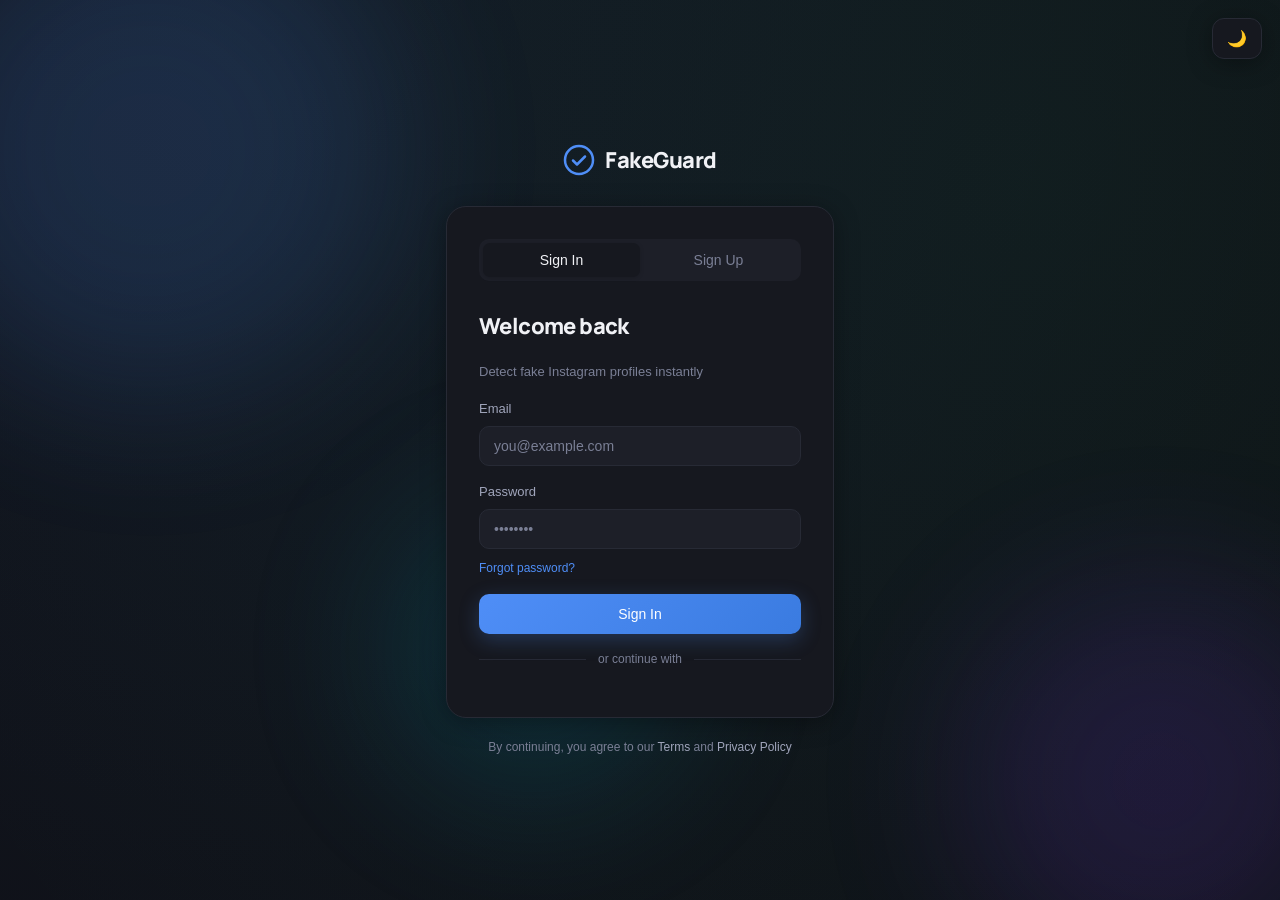
<file: index.html>
<!DOCTYPE html>
<html lang="en" data-theme="dark">
<head>
  <meta charset="UTF-8" />
  <meta name="viewport" content="width=device-width, initial-scale=1.0"/>
  <title>FakeGuard — Instagram Profile Analyzer</title>
  <link rel="stylesheet" href="style.css"/>
  <link rel="stylesheet" href="auth.css"/>
 <link href="https://fonts.googleapis.com/css2?family=Manrope:wght@400;500;600;700;800&display=swap" rel="stylesheet">
  <script src="https://accounts.google.com/gsi/client" async defer></script>
</head>
<body class="auth-body">
  <button class="theme-switch-btn" onclick="toggleTheme()" id="themeBtn">
  🌙
</button>
  <div class="auth-bg">
    <div class="bg-blob b1"></div>
    <div class="bg-blob b2"></div>
    <div class="bg-blob b3"></div>
  </div>

  <div class="auth-container">
    <div class="auth-brand">
      <div class="brand-icon">
        <svg width="32" height="32" viewBox="0 0 32 32" fill="none">
          <circle cx="16" cy="16" r="14" stroke="var(--accent)" stroke-width="2.5"/>
          <path d="M10 16.5l4 4 8-8" stroke="var(--accent)" stroke-width="2.5" stroke-linecap="round" stroke-linejoin="round"/>
        </svg>
      </div>
      <span class="brand-name">FakeGuard</span>
    </div>

    <div class="auth-card">
      <div class="auth-tabs">
        <button class="tab-btn active" id="tab-signin" onclick="switchTab('signin')">Sign In</button>
        <button class="tab-btn" id="tab-signup" onclick="switchTab('signup')">Sign Up</button>
      </div>

      <!-- Sign In Form -->
      <div class="auth-form" id="form-signin">
        <h2 class="form-title">Welcome back</h2>
        <p class="form-sub">Detect fake Instagram profiles instantly</p>

        <div class="field-group">
          <label>Email</label>
          <input type="email" id="si-email" placeholder="you@example.com" class="field-input"/>
        </div>
        <div class="field-group">
          <label>Password</label>
          <input type="password" id="si-password" placeholder="••••••••" class="field-input"/>
          <span class="forgot-link" onclick="alert('Password reset link sent!')">Forgot password?</span>
        </div>
        <div id="si-error" class="form-error hidden"></div>
        <button class="btn-primary" onclick="handleSignIn()">Sign In</button>

       <div class="divider"><span>or continue with</span></div>

      

<div class="g_id_signin"
     data-type="standard"
     data-size="large"
     data-theme="filled_blue"
     data-text="continue_with"
     data-shape="pill">
</div>
      </div>

      <!-- Sign Up Form -->
      <div class="auth-form hidden" id="form-signup">
        <h2 class="form-title">Create account</h2>
        <p class="form-sub">Start detecting fake profiles today</p>

        <div class="field-row">
          <div class="field-group">
            <label>First Name</label>
            <input type="text" id="su-fname" placeholder="John" class="field-input"/>
          </div>
          <div class="field-group">
            <label>Last Name</label>
            <input type="text" id="su-lname" placeholder="Doe" class="field-input"/>
          </div>
        </div>
        <div class="field-group">
          <label>Email</label>
          <input type="email" id="su-email" placeholder="you@example.com" class="field-input"/>
        </div>
        <div class="field-group">
          <label>Password</label>
          <input type="password" id="su-password" placeholder="Min. 8 characters" class="field-input"/>
        </div>
        <div id="su-error" class="form-error hidden"></div>
        <button class="btn-primary" onclick="handleSignUp()">Create Account</button>

        <div class="divider"><span>or continue with</span></div>

<div class="g_id_signin"
     data-type="standard"
     data-size="large"
     data-theme="filled_blue"
     data-text="continue_with"
     data-shape="pill">
</div>
      </div>
    </div>
    
<p class="auth-footer">By continuing, you agree to our <a href="#">Terms</a> and <a href="#">Privacy Policy</a></p>
</div>

<div id="g_id_onload"
     data-client_id="573878924787-oca6rib1l6hmlj53ogvjl6k5aaiqinsg.apps.googleusercontent.com"
     data-callback="handleGoogleLogin"
     data-auto_prompt="false"
     data-ux_mode="popup">
</div>

<script src="auth.js"></script>
<script src="app.js"></script>
</body>
</html>
</file>
<file: style.css>
/* ============================================
   FakeGuard — style.css
   Global variables, resets, shared components
   ============================================ */

@import url('https://fonts.googleapis.com/css2?family=DM+Sans:opsz,wght@9..40,300;9..40,400;9..40,500;9..40,600;9..40,700&family=Syne:wght@700;800&display=swap');

/* ---- CSS Variables ---- */
:root {
  --accent: #4F8EF7;
  --accent-hover: #3a7be0;
  --accent-soft: rgba(79,142,247,0.12);

  /* Dark theme (default) */
  --bg: #0e0f14;
  --surface: #16181f;
  --surface2: #1d1f28;
  --border: #272a35;
  --text: #f0f1f5;
  --text-muted: #7a7f95;
  --text-secondary: #a0a5bb;
  --shadow: 0 4px 24px rgba(0,0,0,0.35);
  --sidebar-w: 240px;

  --red: #ef4444;
  --red-soft: rgba(239,68,68,0.12);
  --green: #22c55e;
  --green-soft: rgba(34,197,94,0.12);
  --amber: #f59e0b;
  --amber-soft: rgba(245,158,11,0.12);
  --blue-soft: rgba(79,142,247,0.12);
}

[data-theme="light"] {
  --bg: #f4f6fb;
  --surface: #ffffff;
  --surface2: #eef1f8;
  --border: #dde2ef;
  --text: #111827;
  --text-muted: #8895b0;
  --text-secondary: #5a6480;
  --shadow: 0 4px 24px rgba(0,0,0,0.08);
}

/* ---- Reset ---- */
*, *::before, *::after { box-sizing: border-box; margin: 0; padding: 0; }

html { scroll-behavior: smooth; }

body {
 font-family: 'Inter', system-ui, -apple-system, sans-serif;
  background: var(--bg);
  color: var(--text);
  font-size: 15px;
  line-height: 1.6;
  transition: background 0.3s, color 0.3s;
}

a { text-decoration: none; color: var(--accent); }
a:hover { opacity: 0.85; }

/* ---- Typography ---- */
.page-title {
  font-family: 'Inter', sans-serif;
  font-size: 26px;
  font-weight: 600;
  color: var(--text);
  letter-spacing: -0.5px;
}

.page-sub {
  color: var(--text-muted);
  font-size: 14px;
  margin-top: 2px;
}

.section-title {
  font-size: 15px;
  font-weight: 600;
  color: var(--text);
  margin-bottom: 16px;
}

/* ---- Buttons ---- */
.btn-primary {
  display: inline-flex;
  align-items: center;
  gap: 8px;
  background: var(--accent);
  color: #fff;
  border: none;
  border-radius: 10px;
  padding: 12px 22px;
  font-size: 14px;
  font-weight: 600;
font-family: 'Inter', sans-serif;
  cursor: pointer;
  transition: background 0.2s, transform 0.15s;
  width: 100%;
  justify-content: center;
}
.btn-primary:hover { background: var(--accent-hover); transform: translateY(-1px); }
.btn-primary:active { transform: translateY(0); }
.btn-primary.compact { width: auto; padding: 10px 18px; }

.btn-outline {
  display: inline-flex;
  align-items: center;
  gap: 8px;
  background: transparent;
  color: var(--text);
  border: 1.5px solid var(--border);
  border-radius: 10px;
  padding: 10px 18px;
  font-size: 14px;
  font-weight: 500;
  font-family: 'Inter', sans-serif;
  cursor: pointer;
  transition: border-color 0.2s, background 0.2s;
}
.btn-outline:hover { border-color: var(--accent); color: var(--accent); }
.btn-outline.full-w { width: 100%; justify-content: center; }

.btn-ghost {
  background: transparent;
  border: none;
  color: var(--accent);
  font-size: 13px;
  font-weight: 500;
  cursor: pointer;
  font-family: 'Inter', sans-serif;
  padding: 6px 10px;
  border-radius: 8px;
  transition: background 0.2s;
}
.btn-ghost:hover { background: var(--accent-soft); }

/* ---- Form Elements ---- */
.field-group { display: flex; flex-direction: column; gap: 6px; }
.field-group label {
  font-size: 13px;
  font-weight: 500;
  color: var(--text-secondary);
}
.required { color: var(--red); }
.optional { color: var(--text-muted); font-weight: 400; }

.field-input {
  background: var(--bg);
  border: 1.5px solid var(--border);
  border-radius: 10px;
  padding: 11px 14px;
  font-size: 14px;
  color: var(--text);
 font-family: 'Inter', sans-serif;
  transition: border-color 0.2s, box-shadow 0.2s;
  outline: none;
  width: 100%;
}
.field-input:focus {
  border-color: var(--accent);
  box-shadow: 0 0 0 3px var(--accent-soft);
}
.field-input::placeholder { color: var(--text-muted); }
.field-select { cursor: pointer; }
.field-textarea { resize: vertical; min-height: 90px; }

.form-error {
  background: var(--red-soft);
  color: var(--red);
  border: 1px solid rgba(239,68,68,0.25);
  border-radius: 8px;
  padding: 10px 14px;
  font-size: 13px;
  font-weight: 500;
}
.form-success {
  background: var(--green-soft);
  color: var(--green);
  border: 1px solid rgba(34,197,94,0.25);
  border-radius: 8px;
  padding: 10px 14px;
  font-size: 13px;
  font-weight: 500;
}

/* ---- Utilities ---- */
.hidden { display: none !important; }

/* ---- Badge ---- */
/* ===== Premium Badge Base ===== */
.badge {
  display: inline-flex;
  align-items: center;
  gap: 6px;
  padding: 6px 12px;
  font-size: 12px;
  font-weight: 600;
  border-radius: 999px;
  letter-spacing: 0.3px;
  white-space: nowrap;
  backdrop-filter: blur(6px);
  border: 1px solid transparent;
  transition: all 0.25s ease;
}

/* Hover effect (subtle premium feel) */
.badge:hover {
  transform: translateY(-1px);
  filter: brightness(1.1);
}
/* 🔴 Fake */
.badge-fake {
  background: linear-gradient(135deg, rgba(239, 68, 68, 0.15), rgba(239, 68, 68, 0.05));
  color: #ef4444;
  border: 1px solid rgba(239, 68, 68, 0.4);
  box-shadow: 0 0 8px rgba(239, 68, 68, 0.15);
}

/* 🟡 Suspicious */
.badge-suspicious {
  background: linear-gradient(135deg, rgba(245, 158, 11, 0.18), rgba(245, 158, 11, 0.05));
  color: #f59e0b;
  border: 1px solid rgba(245, 158, 11, 0.4);
  box-shadow: 0 0 8px rgba(245, 158, 11, 0.15);
}

/* 🟢 Real */
.badge-real {
  background: linear-gradient(135deg, rgba(34, 197, 94, 0.18), rgba(34, 197, 94, 0.05));
  color: #22c55e;
  border: 1px solid rgba(34, 197, 94, 0.4);
  box-shadow: 0 0 8px rgba(34, 197, 94, 0.15);
}
@keyframes badgePulse {
  0% { box-shadow: 0 0 0 rgba(0,0,0,0); }
  50% { box-shadow: 0 0 10px rgba(255,255,255,0.08); }
  100% { box-shadow: 0 0 0 rgba(0,0,0,0); }
}

.badge {
  animation: badgePulse 2.5s infinite;
}

/* ---- Toast ---- */
.toast {
  position: fixed;
  bottom: 24px;
  right: 24px;
  background: var(--surface2);
  border: 1px solid var(--border);
  border-radius: 12px;
  padding: 14px 20px;
  font-size: 14px;
  font-weight: 500;
  box-shadow: var(--shadow);
  z-index: 9999;
  animation: slideUp 0.3s ease;
}
@keyframes slideUp {
  from { opacity: 0; transform: translateY(10px); }
  to { opacity: 1; transform: translateY(0); }
}


/* ---- Empty State ---- */
.empty-state {
  display: flex;
  flex-direction: column;
  align-items: center;
  gap: 12px;
  padding: 48px 20px;
  text-align: center;
  color: var(--text-muted);
  font-size: 14px;
}

/* ---- Form Grid ---- */
.form-grid {
  display: grid;
  grid-template-columns: 1fr 1fr;
  gap: 16px;
  margin-bottom: 20px;
}
.form-grid .full { grid-column: 1 / -1; }
@media (max-width: 600px) {
  .form-grid { grid-template-columns: 1fr; }
  .form-grid .full { grid-column: 1; }
}

/* Clean headings */
h1 {
  font-size: 28px;
  font-weight: 600;
  letter-spacing: -0.3px;
}

h2, h3 {
  font-weight: 600;
}

/* Improve readability */
body {
  line-height: 1.5;
}
.stat-val {
  font-weight: 600;
}

.section-title {
  font-weight: 600;
}
/* ============================= */
/* 🔥 GLOBAL TYPOGRAPHY SYSTEM */
/* ============================= */


h1 {
  font-size: 26px;
  font-weight: 600;
  letter-spacing: -0.4px;
}

h2, h3 {
  font-weight: 600;
}

.section-title {
  font-size: 16px;
  font-weight: 600;
}

.stat-val {
  font-family: 'Inter', sans-serif;
  font-size: 28px;        /* 🔥 increase size */
  font-weight: 700;       /* bold premium look */
  letter-spacing: -0.5px; /* tighter spacing like Apple */
}

.stat-label {
  font-size: 13px;
  color: var(--text-muted);
}

button {
  font-weight: 500;
}

.nav-item span {
  font-size: 14px;
  font-weight: 500;
}
/* ============================================
   🔥 NEXT LEVEL UI UPGRADE (SAFE OVERRIDE)
   ============================================ */

/* --- Background Upgrade --- */
body {
  background:
    radial-gradient(circle at 20% 0%, rgba(79,142,247,0.08), transparent),
    radial-gradient(circle at 80% 20%, rgba(34,197,94,0.06), transparent),
    var(--bg);
}

/* --- Premium Cards --- */
.section-card {
  background: rgba(255,255,255,0.03) !important;
  backdrop-filter: blur(10px);
  border: 1px solid rgba(255,255,255,0.06) !important;

  box-shadow: none !important;

  transition: all 0.25s ease;
}

.section-card:hover {
  transform: translateY(-3px);
  background: rgba(255,255,255,0.06) !important;
}

/* --- Improve Typography Feel --- */
.page-title {
  font-size: 28px;
  font-weight: 600;
  letter-spacing: -0.4px;
}

.section-title {
  font-size: 14px;
  color: var(--text-muted);
}

/* --- Buttons Upgrade --- */
.btn-primary {
  background: linear-gradient(135deg, #4F8EF7, #3a7be0);
  box-shadow: 0 6px 20px rgba(79,142,247,0.25);
}

.btn-primary:hover {
  transform: translateY(-2px);
  box-shadow: 0 10px 30px rgba(79,142,247,0.35);
}

/* --- Input Fields Modern --- */
.field-input {
  background: rgba(255,255,255,0.02);
  border: 1px solid rgba(255,255,255,0.08);
}

.field-input:focus {
  box-shadow: 0 0 0 3px rgba(79,142,247,0.15);
}

/* --- Progress Bars Smooth --- */
.progress-bar {
  height: 6px;
  border-radius: 6px;
  background: rgba(255,255,255,0.08);
}

.progress-fill {
  border-radius: 6px;
  transition: width 0.4s ease;
}

/* --- Sidebar Hover (Premium feel) --- */
.nav-item {
  transition: all 0.2s ease;
}

.nav-item:hover {
  background: rgba(255,255,255,0.05);
  transform: translateX(4px);
}

/* --- Result Box Enhancement --- */
.result-box {
  border-radius: 14px;
  padding: 24px;
  transition: all 0.3s ease;
}

.result-box.real {
  background: linear-gradient(
    135deg,
    rgba(34,197,94,0.15),
    rgba(34,197,94,0.05)
  );
}

.result-box.fake {
  background: linear-gradient(
    135deg,
    rgba(239,68,68,0.15),
    rgba(239,68,68,0.05)
  );
}

/* --- Subtle Animation --- */
.section-card {
  animation: fadeUp 0.4s ease;
}

@keyframes fadeUp {
  from {
    opacity: 0;
    transform: translateY(8px);
  }
  to {
    opacity: 1;
    transform: translateY(0);
  }
}
/* ============================= */
/* 🎬 GLOBAL MOTION SYSTEM */
/* ============================= */

* {
  transition: background 0.25s ease,
              border-color 0.25s ease,
              transform 0.2s ease,
              opacity 0.2s ease;
}

/* Smooth page entry */
body {
  animation: pageFade 0.4s ease;
}

@keyframes pageFade {
  from { opacity: 0; transform: translateY(8px); }
  to { opacity: 1; transform: translateY(0); }
}
.section-card {
  background: rgba(255,255,255,0.03) !important;
  backdrop-filter: blur(14px);

  border: 1px solid rgba(255,255,255,0.06);
  box-shadow:
    0 10px 30px rgba(0,0,0,0.25),
    inset 0 1px 0 rgba(255,255,255,0.05);

  transition: all 0.25s ease;
}

.section-card:hover {
  transform: translateY(-4px) scale(1.01);
}
.btn-primary {
  position: relative;
  overflow: hidden;
}

/* glow effect */
.btn-primary::after {
  content: "";
  position: absolute;
  inset: 0;
  background: radial-gradient(circle, rgba(255,255,255,0.2), transparent);
  opacity: 0;
  transition: opacity 0.3s ease;
}

.btn-primary:hover::after {
  opacity: 1;
}
.progress-fill {
  transition: width 0.6s cubic-bezier(.4,0,.2,1);
}
/* Skeleton loader */
.skeleton {
  background: linear-gradient(
    90deg,
    rgba(255,255,255,0.04),
    rgba(255,255,255,0.08),
    rgba(255,255,255,0.04)
  );
  background-size: 200% 100%;
  animation: shimmer 1.4s infinite;
  border-radius: 8px;
}

@keyframes shimmer {
  0% { background-position: 200% 0; }
  100% { background-position: -200% 0; }
}
.sidebar {
  backdrop-filter: blur(16px);
}

.nav-item {
  border-radius: 10px;
}

.nav-item.active {
  background: rgba(79,142,247,0.15);
}

.nav-item:hover {
  transform: translateX(6px);
}
/* ============================= */
/* 🔥 FINAL LIGHT MODE FIX (CLEAN) */
/* ============================= */

[data-theme="light"] {
  --bg: #f8fafc;
  --surface: #ffffff;
  --surface2: #f1f5f9;

  --border: #e2e8f0;
  --text: #0f172a;
  --text-muted: #64748b;
}

/* Override glass cards ONLY in light mode */
[data-theme="light"] .section-card {
  background: #ffffff !important;
  border: 1px solid #e2e8f0 !important;
  box-shadow: 0 6px 20px rgba(0,0,0,0.05) !important;
  backdrop-filter: none !important;
}

/* Sidebar clean */
[data-theme="light"] .sidebar {
  background: #ffffff !important;
  border-right: 1px solid #e2e8f0 !important;
}

/* Button visibility */
[data-theme="light"] .collapse-btn {
  background: #f1f5f9 !important;
  color: #0f172a !important;
}

/* Inputs */
[data-theme="light"] .field-input {
  background: #ffffff !important;
  border: 1px solid #e2e8f0 !important;
}

/* Nav hover */
[data-theme="light"] .nav-item:hover {
  background: #f1f5f9 !important;
}
/* ============================================
   🍎 FINAL LIGHT MODE PREMIUM POLISH (ADD LAST)
   ============================================ */

/* 1. Soft background (Apple style) */
[data-theme="light"] body {
  background: linear-gradient(
    180deg,
    #f8fafc 0%,
    #eef2f7 100%
  ) !important;
}

/* 2. Premium card depth */
[data-theme="light"] .section-card {
  background: #ffffff !important;
  border: 1px solid #e2e8f0 !important;

  box-shadow:
    0 1px 2px rgba(0,0,0,0.05),
    0 10px 30px rgba(0,0,0,0.06) !important;

  border-radius: 14px;
}

/* 3. Inputs (Notion style) */
[data-theme="light"] .field-input {
  background: #f9fafb !important;
  border: 1px solid #e2e8f0 !important;
}

[data-theme="light"] .field-input:focus {
  background: #ffffff !important;
  border-color: #4F8EF7 !important;
  box-shadow: 0 0 0 3px rgba(79,142,247,0.12);
}

/* 4. Sidebar polish */
[data-theme="light"] .sidebar {
  background: #ffffff !important;
  border-right: 1px solid #e6eaf2 !important;
}

[data-theme="light"] .nav-item.active {
  background: #eef2ff !important;
  color: #4F8EF7 !important;
}

/* 5. Profile card highlight */
[data-theme="light"] .profile-card {
  background: #ffffff;
  border: 1px solid #e6eaf2;

  box-shadow: 0 4px 16px rgba(0,0,0,0.05);
  border-radius: 16px;
}

/* 6. Typography polish */
[data-theme="light"] .page-title {
  font-size: 28px;
  font-weight: 600;
  color: #0f172a;
}

[data-theme="light"] .page-sub {
  color: #64748b;
}

[data-theme="light"] .section-title {
  color: #334155;
  font-size: 15px;
}
/* ============================================
   🧼 CLEAN FINAL DESIGN SYSTEM
   ============================================ */

/* ---------- BASE TYPOGRAPHY ---------- */
body {
  font-family: 'Inter', system-ui, -apple-system, sans-serif;
  font-size: 14px;
  line-height: 1.6;
  color: var(--text);
}

/* ---------- CARD SYSTEM ---------- */
.section-card {
  background: var(--surface);
  border: 1px solid var(--border);
  border-radius: 14px;
  padding: 24px;
  box-shadow: var(--shadow);
  transition: all 0.25s ease;
}

.section-card:hover {
  transform: translateY(-2px);
}

/* ---------- BUTTON SYSTEM ---------- */
.btn-primary {
  background: linear-gradient(135deg, #4F8EF7, #3a7be0);
  border-radius: 10px;
  font-weight: 500;
}

/* ---------- INPUT SYSTEM ---------- */
.field-input {
  background: var(--surface2);
  border: 1px solid var(--border);
  border-radius: 10px;
}

.field-input:focus {
  border-color: var(--accent);
  box-shadow: 0 0 0 3px var(--accent-soft);
}

/* ---------- NAV ---------- */
.nav-item {
  border-radius: 10px;
  transition: all 0.2s ease;
}

.nav-item:hover {
  background: var(--surface2);
  transform: translateX(4px);
}

/* ============================================
   🌙 DARK MODE (DEFAULT)
   ============================================ */

body {
  background:
    radial-gradient(circle at 20% 0%, rgba(79,142,247,0.08), transparent),
    radial-gradient(circle at 80% 20%, rgba(34,197,94,0.06), transparent),
    var(--bg);
}

/* ============================================
   ☀️ LIGHT MODE (APPLE / NOTION STYLE)
   ============================================ */

[data-theme="light"] body {
  background: linear-gradient(
    180deg,
    #f8fafc 0%,
    #eef2f7 100%
  );
}

[data-theme="light"] .section-card {
  background: #ffffff;
  border: 1px solid #e2e8f0;

  box-shadow:
    0 1px 2px rgba(0,0,0,0.05),
    0 10px 30px rgba(0,0,0,0.06);
}

[data-theme="light"] .field-input {
  background: #f1f5f9;
  border: 1px solid #e2e8f0;
}

[data-theme="light"] .field-input:focus {
  background: #ffffff;
}

[data-theme="light"] .sidebar {
  background: #ffffff;
  border-right: 1px solid #e2e8f0;
}

[data-theme="light"] .nav-item.active {
  background: #e0e7ff;
}
.badge-suspicious {
  background: rgba(245, 158, 11, 0.15);
  color: #f59e0b;
  border: 1px solid rgba(245, 158, 11, 0.4);
}
/* Keep username + badge in same row */
.recent-item {
  display: flex;
  justify-content: space-between;
  align-items: center;
  gap: 12px;
}

/* Prevent badge from going to next line */
.badge {
  white-space: nowrap;
  flex-shrink: 0;
}
/* Prevent wrapping inside table */
td {
  white-space: nowrap;
}

/* Better alignment */
.badge {
  display: inline-flex;
  align-items: center;
  gap: 4px;
}
.recent-item {
  display: flex;
  justify-content: space-between;
  align-items: center;
}

.badge {
  flex-shrink: 0;
}
/* Username + badge inline */
.user-cell {
  display: flex;
  align-items: center;
  gap: 10px;
}

/* Prevent breaking */
.badge {
  white-space: nowrap;
}
/* Table alignment fix */
table {
  width: 100%;
  border-collapse: collapse;
}

th, td {
  padding: 12px 10px;
  text-align: left;
  vertical-align: middle;
}

/* Keep badge clean */
.badge {
  display: inline-block;
  white-space: nowrap;
}
</file>
<file: auth.css>
/* ============================================
   FakeGuard — auth.css
   ============================================ */

.auth-body {
  min-height: 100vh;
  display: flex;
  align-items: center;
  justify-content: center;
  position: relative;
  overflow: hidden;
}
.auth-body,
.auth-card,
.auth-form,
input,
button,
label,
p,
span,
div {
  font-family: 'Poppins', sans-serif;
}

/* Background blobs */
.auth-bg { position: fixed; inset: 0; z-index: 0; pointer-events: none; }
.bg-blob {
  position: absolute;
  border-radius: 50%;
  filter: blur(80px);
  opacity: 0.15;
}
.b1 {
  width: 500px; height: 500px;
  background: var(--accent);
  top: -100px; left: -100px;
}
.b2 {
  width: 400px; height: 400px;
  background: #7c3aed;
  bottom: -80px; right: -80px;
}
.b3 {
  width: 300px; height: 300px;
  background: #06b6d4;
  bottom: 100px; left: 30%;
}

[data-theme="light"] .bg-blob { opacity: 0.08; }

/* Container */
.auth-container {
  position: relative;
  z-index: 1;
  width: 100%;
  max-width: 420px;
  padding: 24px 16px;
}

/* Brand */
.auth-brand {
  display: flex;
  align-items: center;
  gap: 10px;
  justify-content: center;
  margin-bottom: 28px;
}
.brand-icon { display: flex; align-items: center; }
.brand-name {
  font-family: 'Manrope', sans-serif;
  font-size: 22px;
  font-weight: 800;
  color: var(--text);
  letter-spacing: -0.5px;
}
/* Auth card */
.auth-card {
  background: var(--surface);
  border: 1px solid var(--border);
  border-radius: 20px;
  padding: 32px;
  box-shadow: var(--shadow);
}

/* Tabs */
.auth-tabs {
  display: flex;
  background: var(--surface2);
  border-radius: 10px;
  padding: 4px;
  margin-bottom: 28px;
}
.tab-btn {
  flex: 1;
  padding: 9px;
  border: none;
  border-radius: 7px;
  background: transparent;
  color: var(--text-muted);
  font-size: 14px;
  font-weight: 500;
  font-family: 'poppins', sans-serif;
  cursor: pointer;
  transition: all 0.2s;
}
.tab-btn.active {
  background: var(--surface);
  color: var(--text);
  box-shadow: 0 1px 4px rgba(0,0,0,0.15);
}

/* Form */
.auth-form { display: flex; flex-direction: column; gap: 16px; }
.form-title {
  font-family: 'Manrope', sans-serif;
  font-size: 22px;
  font-weight: 800;
  color: var(--text);
  margin-bottom: 2px;
  letter-spacing: -0.6px;
}
.form-sub { font-size: 13px; color: var(--text-muted); }

.field-row {
  display: grid;
  grid-template-columns: 1fr 1fr;
  gap: 12px;
}

.forgot-link {
  font-size: 12px;
  color: var(--accent);
  cursor: pointer;
  margin-top: 4px;
  width: fit-content;
}
.forgot-link:hover { opacity: 0.8; }

/* Divider */
.divider {
  display: flex;
  align-items: center;
  gap: 12px;
  color: var(--text-muted);
  font-size: 12px;
}
.divider::before, .divider::after {
  content: '';
  flex: 1;
  height: 1px;
  background: var(--border);
}

/* Google button */
.btn-google {
  display: flex;
  align-items: center;
  justify-content: center;
  gap: 10px;
  width: 100%;
  padding: 11px;
  background: var(--surface2);
  border: 1.5px solid var(--border);
  border-radius: 10px;
  color: var(--text);
  font-size: 14px;
  font-weight: 500;
  font-family: 'poppins', sans-serif;
  cursor: pointer;
  transition: border-color 0.2s, background 0.2s;
}
.btn-google:hover { border-color: var(--accent); background: var(--accent-soft); }

/* Footer */
.auth-footer {
  text-align: center;
  font-size: 12px;
  color: var(--text-muted);
  margin-top: 20px;
}
.auth-footer a { color: var(--text-secondary); }

@media (max-width: 480px) {
  .auth-card { padding: 24px 20px; }
  .field-row { grid-template-columns: 1fr; }
}
.theme-switch-btn {
  position: fixed;
  top: 18px;
  right: 18px;
  z-index: 1000;

  border: 1px solid var(--border);
  background: var(--surface);
  color: var(--text);

  padding: 10px 14px;
  border-radius: 12px;
  cursor: pointer;

  font-size: 16px;
  font-weight: 600;

  box-shadow: var(--shadow);
  transition: all 0.25s ease;
}

.theme-switch-btn:hover {
  transform: translateY(-2px);
  background: var(--surface2);
}
</file>
<file: dashboard.css>
/* ============================================
   FakeGuard — dashboard.css
   ============================================ */

/* ---- Global Fix ---- */
*,
*::before,
*::after {
  box-sizing: border-box;
}

/* ---- Layout ---- */
body {
  display: flex;
  min-height: 100vh;
  margin: 0;
}

/* ---- Sidebar ---- */
.sidebar {
  width: var(--sidebar-w);
  background: var(--surface);
  border-right: 1px solid var(--border);
  display: flex;
  flex-direction: column;
  position: fixed;
  inset: 0 auto 0 0;
  z-index: 100;
  transition: transform 0.3s ease;
}

.sidebar-brand {
  display: flex;
  align-items: center;
  gap: 10px;
  padding: 24px 20px 20px;
  border-bottom: 1px solid var(--border);
}

.sidebar-brand .brand-name {
  font-family: 'Syne', sans-serif;
  font-size: 18px;
  font-weight: 800;
  color: var(--text);
}

.sidebar-nav {
  flex: 1;
  padding: 16px 12px;
  display: flex;
  flex-direction: column;
  gap: 4px;
}

.nav-item {
  display: flex;
  align-items: center;
  gap: 10px;
  padding: 10px 12px;
  border-radius: 10px;
  color: var(--text-muted);
  font-size: 14px;
  font-weight: 500;
  text-decoration: none;
  transition: all 0.2s ease;
}

.nav-item:hover {
  background: var(--surface2);
  color: var(--text);
}

.nav-item.active {
  background: var(--accent-soft);
  color: var(--accent);
}

.nav-item svg {
  flex-shrink: 0;
}

/* ---- Bottom ---- */
.sidebar-bottom {
  padding: 16px 12px;
  border-top: 1px solid var(--border);
  display: flex;
  flex-direction: column;
  gap: 6px;
}

.theme-toggle,
.signout-btn {
  display: flex;
  align-items: center;
  gap: 10px;
  padding: 10px 12px;
  border-radius: 10px;
  border: none;
  background: transparent;
  color: var(--text-muted);
  font-size: 14px;
  font-weight: 500;
  font-family: inherit;
  cursor: pointer;
  transition: all 0.2s ease;
  width: 100%;
  text-align: left;
}

.theme-toggle:hover {
  background: var(--surface2);
  color: var(--text);
}

.signout-btn:hover {
  background: var(--red-soft);
  color: var(--red);
}

/* ---- Theme Icons ---- */
[data-theme="dark"] .icon-moon { display: none; }
[data-theme="light"] .icon-sun { display: none; }

[data-theme="dark"] .theme-label::before { content: "Light Mode"; }
[data-theme="light"] .theme-label::before { content: "Dark Mode"; }

/* ---- Main Content ---- */
.main-content {
  margin-left: 240px;
  flex: 1;
  padding: 32px;
  min-height: 100vh;
  max-width: 100%;
  overflow-x: hidden;
  transition: all 0.3s ease;
}

/* ---- Header ---- */
.page-header {
  display: flex;
  align-items: flex-start;
  justify-content: space-between;
  margin-bottom: 28px;
  gap: 12px;
}

/* ---- Stats ---- */
.stats-grid {
  display: grid;
  grid-template-columns: repeat(4, 1fr);
  gap: 16px;
  margin-bottom: 24px;
}

@media (max-width: 900px) {
  .stats-grid {
    grid-template-columns: repeat(2, 1fr);
  }
}

.stat-card {
  background: var(--surface);
  border: 1px solid var(--border);
  border-radius: 16px;
  padding: 20px;
  display: flex;
  align-items: center;
  gap: 16px;
  box-shadow: var(--shadow);
  transition: transform 0.2s ease;
}

.stat-card:hover {
  transform: translateY(-3px);
}

/* ---- Icons ---- */
.stat-icon {
  width: 44px;
  height: 44px;
  border-radius: 12px;
  display: flex;
  align-items: center;
  justify-content: center;
  flex-shrink: 0;
}

.stat-icon.blue { background: var(--blue-soft); color: var(--accent); }
.stat-icon.red { background: var(--red-soft); color: var(--red); }
.stat-icon.green { background: var(--green-soft); color: var(--green); }
.stat-icon.amber { background: var(--amber-soft); color: var(--amber); }

/* ---- Text ---- */
.stat-val {
  font-family: 'Syne', sans-serif;
  font-size: 24px;
  font-weight: 700;
  color: var(--text);
}

.stat-label {
  font-size: 13px;
  color: var(--text-muted);
  margin-top: 2px;
}

/* ---- Quick Analyze ---- */
.quick-analyze-bar {
  display: flex;
  gap: 12px;
}

.quick-analyze-bar .field-input {
  flex: 1;
}

/* ---- Recent ---- */
.recent-item {
  display: flex;
  justify-content: space-between;
  padding: 14px 0;
  border-bottom: 1px solid var(--border);
}

.recent-item:last-child {
  border-bottom: none;
}

/* ---- Table ---- */
.history-table {
  width: 100%;
  border-collapse: collapse;
}

.history-table th,
.history-table td {
  padding: 12px;
}

.history-table tr:hover td {
  background: var(--surface2);
}

/* ---- Mobile ---- */
.mobile-header {
  display: none;
}

@media (max-width: 768px) {
  .sidebar {
    transform: translateX(-100%);
  }

  .sidebar.open {
    transform: translateX(0);
  }

  .mobile-header {
    display: flex;
  }

  .main-content {
    margin-left: 0;
    padding: 80px 16px 24px;
  }

  .quick-analyze-bar {
    flex-direction: column;
  }
}

@media (max-width: 480px) {
  .stats-grid {
    grid-template-columns: 1fr;
  }
}

/* ---- Danger ---- */
.danger-zone {
  border-color: rgba(239, 68, 68, 0.2);
}
/* ---- History Filters ---- */
.history-filters {
  display: flex;
  gap: 8px;
  margin-bottom: 20px;
}

.filter-btn {
  padding: 7px 16px;
  border: 1.5px solid var(--border);
  border-radius: 8px;
  background: transparent;
  color: var(--text-muted);
  font-size: 13px;
  font-weight: 500;
  cursor: pointer;
  font-family: 'DM Sans', sans-serif;
  transition: all 0.2s;
}

.filter-btn.active {
  border-color: var(--accent);
  color: var(--accent);
  background: var(--accent-soft);
}

.filter-btn:hover {
  border-color: var(--text-secondary);
  color: var(--text);
}

/* ===== Premium Delete Button ===== */
.delete-row {
  font-size: 22px;
  color: rgb(242, 7, 7);
  width: 44px;
  height: 44px;
  display: inline-flex;
  align-items: center;
  justify-content: center;
  border-radius: 10px;

  background: rgba(255, 255, 255, 0.04);
  border: 1px solid rgba(255, 255, 255, 0.08);

  cursor: pointer;
  transition: all 0.25s ease;
  position: relative;
}

/* Icon */
.delete-row svg {
  width: 22px !important;
  height: 22px !important;
  stroke: #ef4444;
  transition: all 0.25s ease;
}

/* Hover */
.delete-row:hover {
  background: rgba(239, 68, 68, 0.12);
  border-color: rgba(239, 68, 68, 0.4);
  transform: scale(1.08);
}

/* Hover glow */
.delete-row:hover svg {
  stroke: #ff6b6b;
}

/* Click effect */
.delete-row:active {
  transform: scale(0.95);
}
/* Default */
.main-content {
  margin-left: 240px;
  transition: all 0.3s ease;
}

.sidebar {
  transition: all 0.3s ease;
}
/* 🔥 Collapse Button */
.collapse-btn {
  background: transparent;
  border: none;
  color: var(--text);
  font-size: 20px;
  cursor: pointer;
  margin-right: 10px;
}

/* Sidebar collapsed clean look */
.sidebar.collapsed {
  width: 70px;
}

.sidebar.collapsed .brand-name,
.sidebar.collapsed .nav-item span,
.sidebar.collapsed .theme-label {
  display: none;
}

.sidebar.collapsed .nav-item {
  justify-content: center;
}

.sidebar.collapsed .sidebar-brand {
  justify-content: center;
}


.main-content.expanded {
  margin-left: 70px;
}
/* ===== SIDEBAR COLLAPSE FIX ===== */

.sidebar.collapsed {
  width: 70px;
}

/* Hide all text */
.sidebar.collapsed .brand-name,
.sidebar.collapsed .nav-item span,
.sidebar.collapsed .theme-label,
.sidebar.collapsed .signout-btn span {
  display: none !important;
}

/* Center icons properly */
.sidebar.collapsed .nav-item {
  justify-content: center;
  padding: 12px 0;
}

/* Center top logo */
.sidebar.collapsed .sidebar-brand {
  justify-content: center;
}

/* Fix icon alignment */
.sidebar.collapsed .nav-item svg {
  margin: 0;
}

.main-content.expanded {
  margin-left: 70px;
}
/* Fix sidebar header alignment */
.sidebar-brand {
  display: flex;
  align-items: center;
  gap: 10px;
}

/* Fix collapse button */
.collapse-btn {
  margin: 0;
  padding: 0;
  display: flex;
  align-items: center;
}
/* ============================= */
/* 🔥 FINAL FIX — DO NOT REMOVE ANYTHING ABOVE */
/* ============================= */

.sidebar.collapsed {
  width: 70px !important;
}

.sidebar.collapsed .brand-name,
.sidebar.collapsed .nav-item span,
.sidebar.collapsed .theme-label,
.sidebar.collapsed .signout-btn span {
  display: none !important;
}

.sidebar.collapsed .nav-item {
  justify-content: center !important;
  padding: 12px 0 !important;
}

.sidebar.collapsed .sidebar-brand {
  justify-content: center !important;
}

.sidebar.collapsed .nav-item svg {
  margin: 0 !important;
}

.main-content.expanded {
  margin-left: 70px !important;
}

.sidebar-brand {
  display: flex !important;
  align-items: center !important;
  gap: 10px !important;
}

.collapse-btn {
  display: flex !important;
  align-items: center !important;
  justify-content: center !important;
  background: transparent !important;
  border: none !important;
  color: var(--text) !important;
  font-size: 18px !important;
  cursor: pointer !important;
}
/* ===== FIX TOP ALIGNMENT (FINAL) ===== */

.brand-left {
  display: flex;
  align-items: center;
  gap: 10px;
}

.sidebar-brand {
  display: flex;
  align-items: center;
  padding: 20px;
}

/* Fix button position */
.collapse-btn {
  display: flex;
  align-items: center;
  justify-content: center;
  font-size: 18px;
  margin: 0;
  padding: 0;
}
/* ===== FORCE SHOW SIDEBAR BUTTON ===== */

.collapse-btn {
  display: flex !important;
  align-items: center !important;
  justify-content: center !important;

  width: 32px;
  height: 32px;

  color: white !important;
  background: rgba(255,255,255,0.08) !important;

  border-radius: 6px;
  border: none;

  font-size: 18px;
  cursor: pointer;

  z-index: 9999 !important;
  position: relative !important;
}

/* Ensure it's not hidden inside layout */
.sidebar-brand {
  display: flex !important;
  align-items: center !important;
  gap: 10px !important;
}
/* ============================= */
/* 🔥 FINAL BRAND NAME FIX */
/* ============================= */

/* Ensure container is correct */
.sidebar-brand {
  display: flex !important;
  align-items: center !important;
  gap: 10px !important;
  padding: 16px !important;
}

/* Left group */
.brand-left {
  display: flex !important;
  align-items: center !important;
  gap: 10px !important;
  width: auto !important;
}

/* 🔥 FORCE TEXT VISIBLE */
.brand-name {
  display: inline-block !important;
  visibility: visible !important;
  opacity: 1 !important;

  font-size: 18px !important;
  font-weight: 700 !important;
  color: var(--text) !important;

  white-space: nowrap !important;
  overflow: visible !important;
}

/* Hide ONLY when collapsed */
#sidebar.collapsed .brand-name {
  display: none !important;
}
/* ============================= */
/* 🔥 COLLAPSED ICON ALIGN FIX */
/* ============================= */

/* Center the whole header */
#sidebar.collapsed .sidebar-brand {
  justify-content: center !important;
  padding: 16px 0 !important;
}

/* Center icon group */
#sidebar.collapsed .brand-left {
  justify-content: center !important;
  width: 100%;
}

/* Hide button in collapsed (optional but cleaner) */
#sidebar.collapsed .collapse-btn {
  margin: 0 auto !important;
}

/* Perfect icon alignment */
#sidebar.collapsed .brand-icon {
  display: flex;
  align-items: center;
  justify-content: center;
  margin: 0 auto;
}
</file>
<file: analyze.css>
/* ============================================
   FakeGuard — analyze.css
   ============================================ */

.analyze-layout {
  display: flex;
  flex-direction: column;
  gap: 20px;
}

/* ---- Form card ---- */
.analyze-form-card {
  background: var(--surface);
  border: 1px solid var(--border);
  border-radius: 16px;
  padding: 28px;
  box-shadow: var(--shadow);
}
.form-note {
  font-size: 13px;
  color: var(--text-muted);
  margin-bottom: 22px;
}

.analyze-btn {
  margin-top: 6px;
  max-width: 220px;
}

/* ---- Result card ---- */
.result-card {
  background: var(--surface);
  border: 1px solid var(--border);
  border-radius: 16px;
  padding: 28px;
  box-shadow: var(--shadow);
  animation: fadeIn 0.4s ease;
}
@keyframes fadeIn {
  from { opacity: 0; transform: translateY(8px); }
  to { opacity: 1; transform: translateY(0); }
}

.result-header {
  display: flex;
  align-items: center;
  justify-content: space-between;
  margin-bottom: 24px;
}

/* Verdict */
.result-verdict {
  display: flex;
  flex-direction: column;
  align-items: center;
  gap: 10px;
  padding: 28px 20px;
  border-radius: 14px;
  margin-bottom: 24px;
  border: 2px solid transparent;
  text-align: center;
}
.result-verdict.fake {
  background: var(--red-soft);
  border-color: rgba(239,68,68,0.25);
}
.result-verdict.real {
  background: var(--green-soft);
  border-color: rgba(34,197,94,0.25);
}

.verdict-icon svg { display: block; }

.verdict-label {
  font-family: 'Syne', sans-serif;
  font-size: 26px;
  font-weight: 800;
}
.fake .verdict-label { color: var(--red); }
.real .verdict-label { color: var(--green); }

.verdict-username {
  font-size: 14px;
  color: var(--text-muted);
}

/* Confidence */
.confidence-section { margin-bottom: 24px; }
.conf-label {
  display: flex;
  justify-content: space-between;
  font-size: 13px;
  font-weight: 500;
  color: var(--text-secondary);
  margin-bottom: 8px;
}
#conf-value { font-weight: 700; color: var(--text); }

.conf-bar-bg {
  height: 8px;
  background: var(--surface2);
  border-radius: 20px;
  overflow: hidden;
}
.conf-bar-fill {
  height: 100%;
  border-radius: 20px;
  transition: width 0.8s cubic-bezier(0.22,1,0.36,1);
  background: var(--accent);
}
.result-verdict.fake ~ .confidence-section .conf-bar-fill { background: var(--red); }
.result-verdict.real ~ .confidence-section .conf-bar-fill { background: var(--green); }

/* Factors */
.factors-section { margin-bottom: 24px; }
.factors-title {
  font-size: 13px;
  font-weight: 600;
  color: var(--text-secondary);
  text-transform: uppercase;
  letter-spacing: 0.5px;
  margin-bottom: 14px;
}
.factors-list { display: flex; flex-direction: column; gap: 10px; }

.factor-item {
  display: flex;
  align-items: center;
  justify-content: space-between;
  gap: 10px;
}
.factor-name {
  font-size: 13px;
  color: var(--text-secondary);
  flex: 1;
}
.factor-bar-wrap {
  flex: 2;
  height: 6px;
  background: var(--surface2);
  border-radius: 20px;
  overflow: hidden;
}
.factor-bar {
  height: 100%;
  border-radius: 20px;
}
.factor-bar.suspicious { background: var(--red); }
.factor-bar.normal { background: var(--green); }
.factor-bar.neutral { background: var(--amber); }

.factor-tag {
  font-size: 11px;
  font-weight: 600;
  padding: 2px 8px;
  border-radius: 20px;
  white-space: nowrap;
}
.factor-tag.suspicious { background: var(--red-soft); color: var(--red); }
.factor-tag.normal { background: var(--green-soft); color: var(--green); }
.factor-tag.neutral { background: var(--amber-soft); color: var(--amber); }

/* Meta */
.result-meta {
  font-size: 12px;
  color: var(--text-muted);
  margin-bottom: 20px;
  padding: 10px 14px;
  background: var(--surface2);
  border-radius: 8px;
}

/* ---- Loading ---- */
.loading-card {
  background: var(--surface);
  border: 1px solid var(--border);
  border-radius: 16px;
  padding: 60px 28px;
  display: flex;
  flex-direction: column;
  align-items: center;
  gap: 16px;
  box-shadow: var(--shadow);
}
.loader-ring {
  width: 52px;
  height: 52px;
  border: 3px solid var(--surface2);
  border-top-color: var(--accent);
  border-radius: 50%;
  animation: spin 0.8s linear infinite;
}
@keyframes spin { to { transform: rotate(360deg); } }

.loading-text {
  font-weight: 600;
  font-size: 16px;
  color: var(--text);
}
.loading-sub { font-size: 13px; color: var(--text-muted); }
.suggestions-box {
  position: absolute;
  background: var(--surface);
  border: 1px solid var(--border);
  width: 100%;
  max-height: 150px;
  overflow-y: auto;
  z-index: 1000;
  border-radius: 8px;
}

.suggestion-item {
  padding: 8px 12px;
  cursor: pointer;
}

.suggestion-item:hover {
  background: var(--surface2);
}
/* ============================= */
/* 🔥 FINAL SIDEBAR UI FIX */
/* ============================= */

/* Brand layout */
.sidebar-brand {
  display: flex;
  align-items: center;
  justify-content: space-between;
  padding: 18px 16px;
}

/* Left section (button + logo) */
.brand-left {
  display: flex;
  align-items: center;
  gap: 10px;
}

/* Collapse button clean style */
.collapse-btn {
  width: 32px;
  height: 32px;
  border-radius: 8px;
  background: var(--surface2);
  border: none;
  display: flex;
  align-items: center;
  justify-content: center;
  font-size: 18px;
  cursor: pointer;
  transition: all 0.2s ease;
}

.collapse-btn:hover {
  background: var(--accent-soft);
  color: var(--accent);
}

/* Fix nav alignment */
.nav-item {
  padding: 12px 14px;
  gap: 12px;
}

/* When collapsed */
.sidebar.collapsed .sidebar-brand {
  justify-content: center;
}

.sidebar.collapsed .brand-left {
  justify-content: center;
}

/* Fix bottom buttons */
.sidebar-bottom {
  padding: 12px;
}
</file>
<file: profile.css>
/* ============================================
   FakeGuard — profile.css
   ============================================ */

.profile-layout { display: flex; flex-direction: column; gap: 20px; }

.profile-card {
  background: var(--surface);
  border: 1px solid var(--border);
  border-radius: 16px;
  padding: 28px;
  box-shadow: var(--shadow);
}

.avatar-section {
  display: flex;
  align-items: center;
  gap: 20px;
  margin-bottom: 24px;
}

.avatar-ring {
  width: 72px; height: 72px;
  border-radius: 50%;
  background: linear-gradient(135deg, var(--accent), #7c3aed);
  padding: 3px;
  flex-shrink: 0;
}
.avatar-circle {
  width: 100%; height: 100%;
  border-radius: 50%;
  background: var(--surface2);
  display: flex;
  align-items: center;
  justify-content: center;
  font-family: 'Syne', sans-serif;
  font-size: 22px;
  font-weight: 700;
  color: var(--text);
}

.avatar-info h2 {
  font-family: 'Syne', sans-serif;
  font-size: 20px;
  font-weight: 700;
  color: var(--text);
}
.avatar-info p {
  font-size: 14px;
  color: var(--text-muted);
  margin-top: 3px;
}

.profile-stats-row {
  display: grid;
  grid-template-columns: repeat(3, 1fr);
  gap: 16px;
  border-top: 1px solid var(--border);
  padding-top: 20px;
}
.p-stat { text-align: center; }
.p-stat-val {
  font-family: 'Syne', sans-serif;
  font-size: 22px;
  font-weight: 700;
  color: var(--text);
}
.p-stat-label { font-size: 12px; color: var(--text-muted); margin-top: 3px; }
</file>
